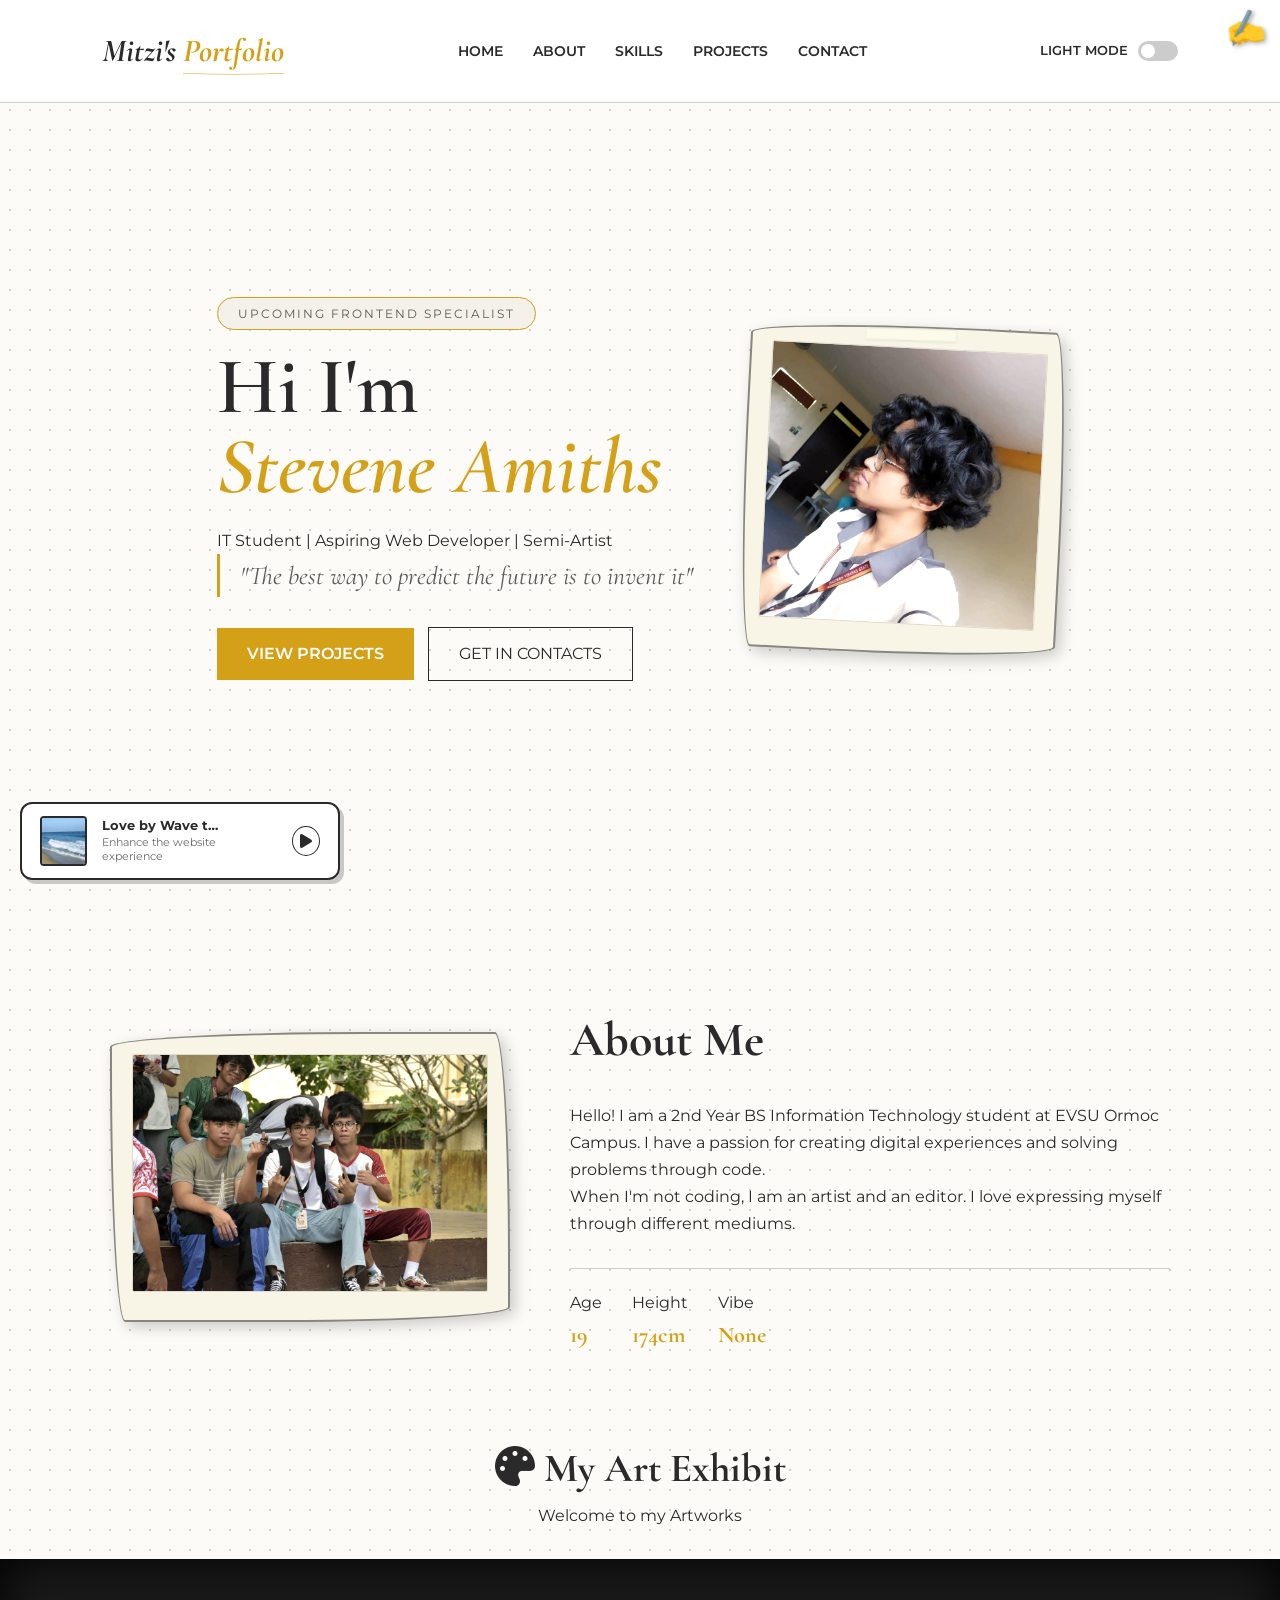
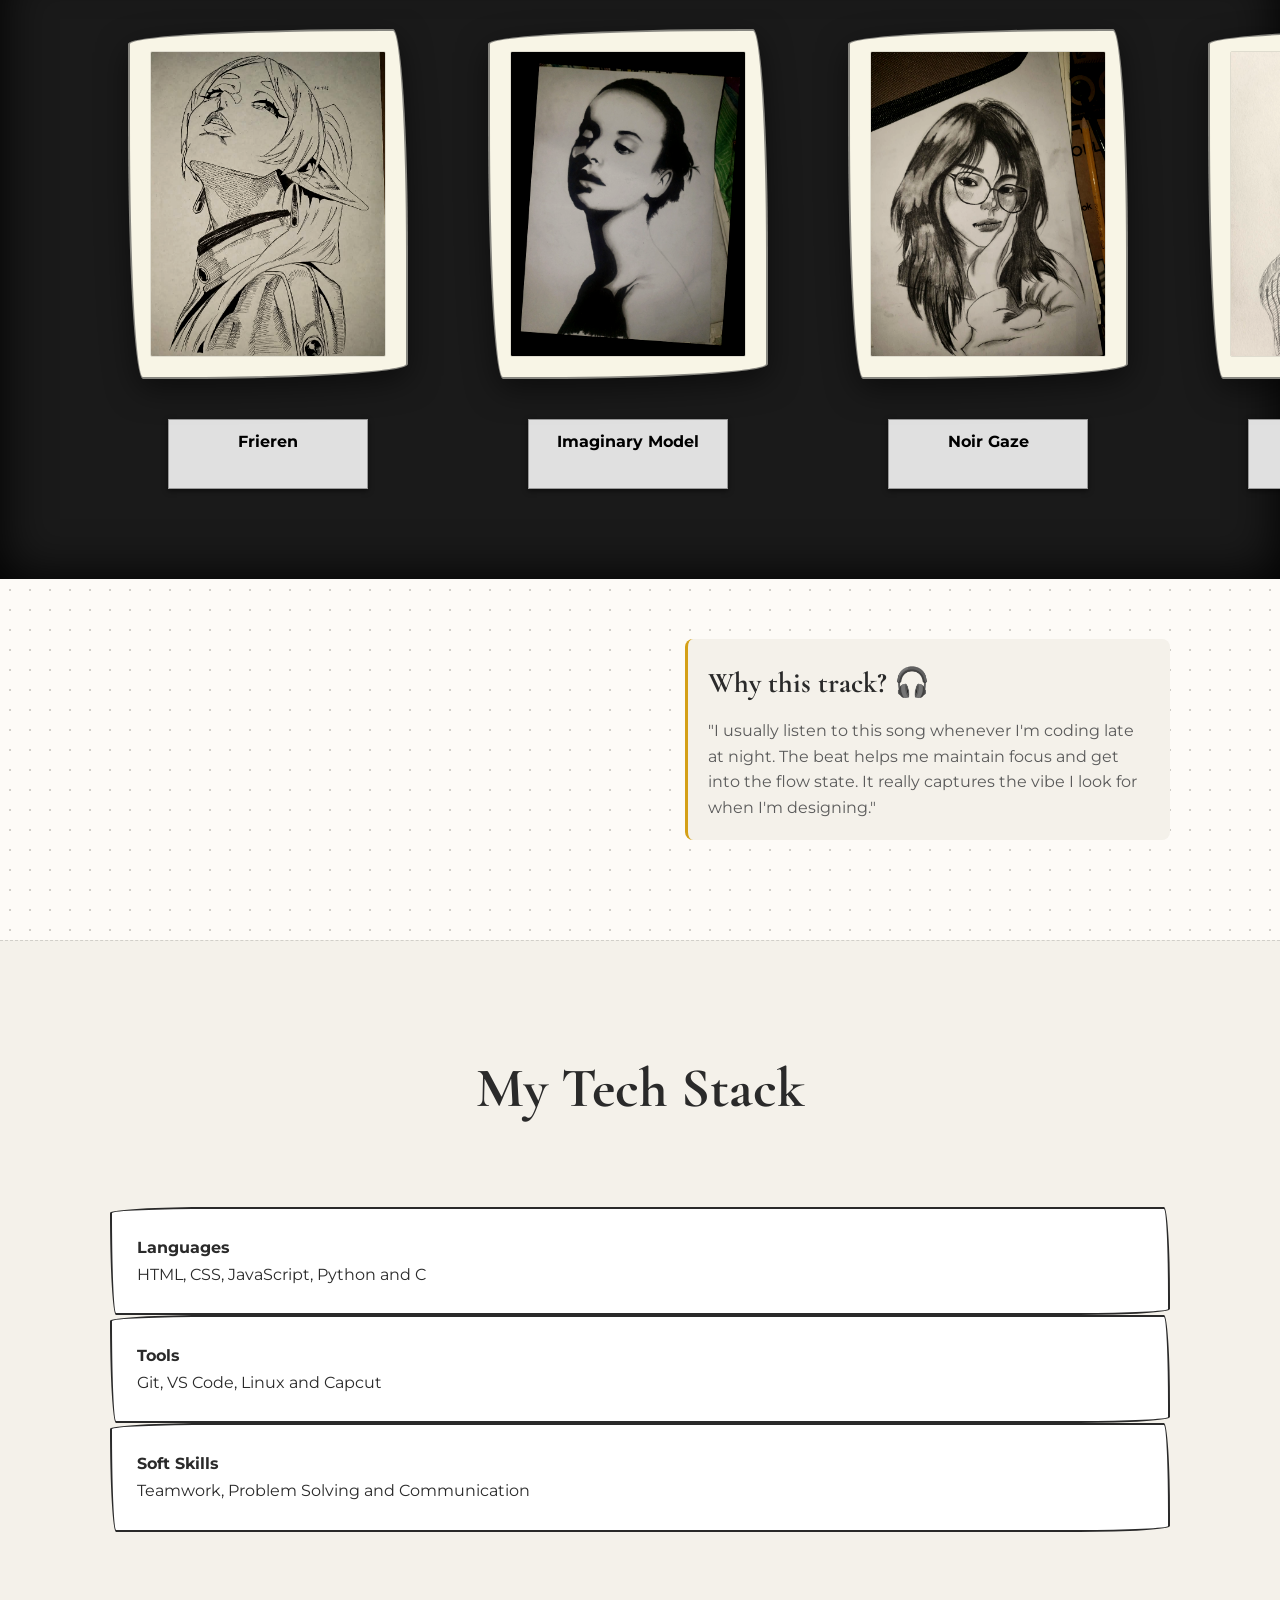
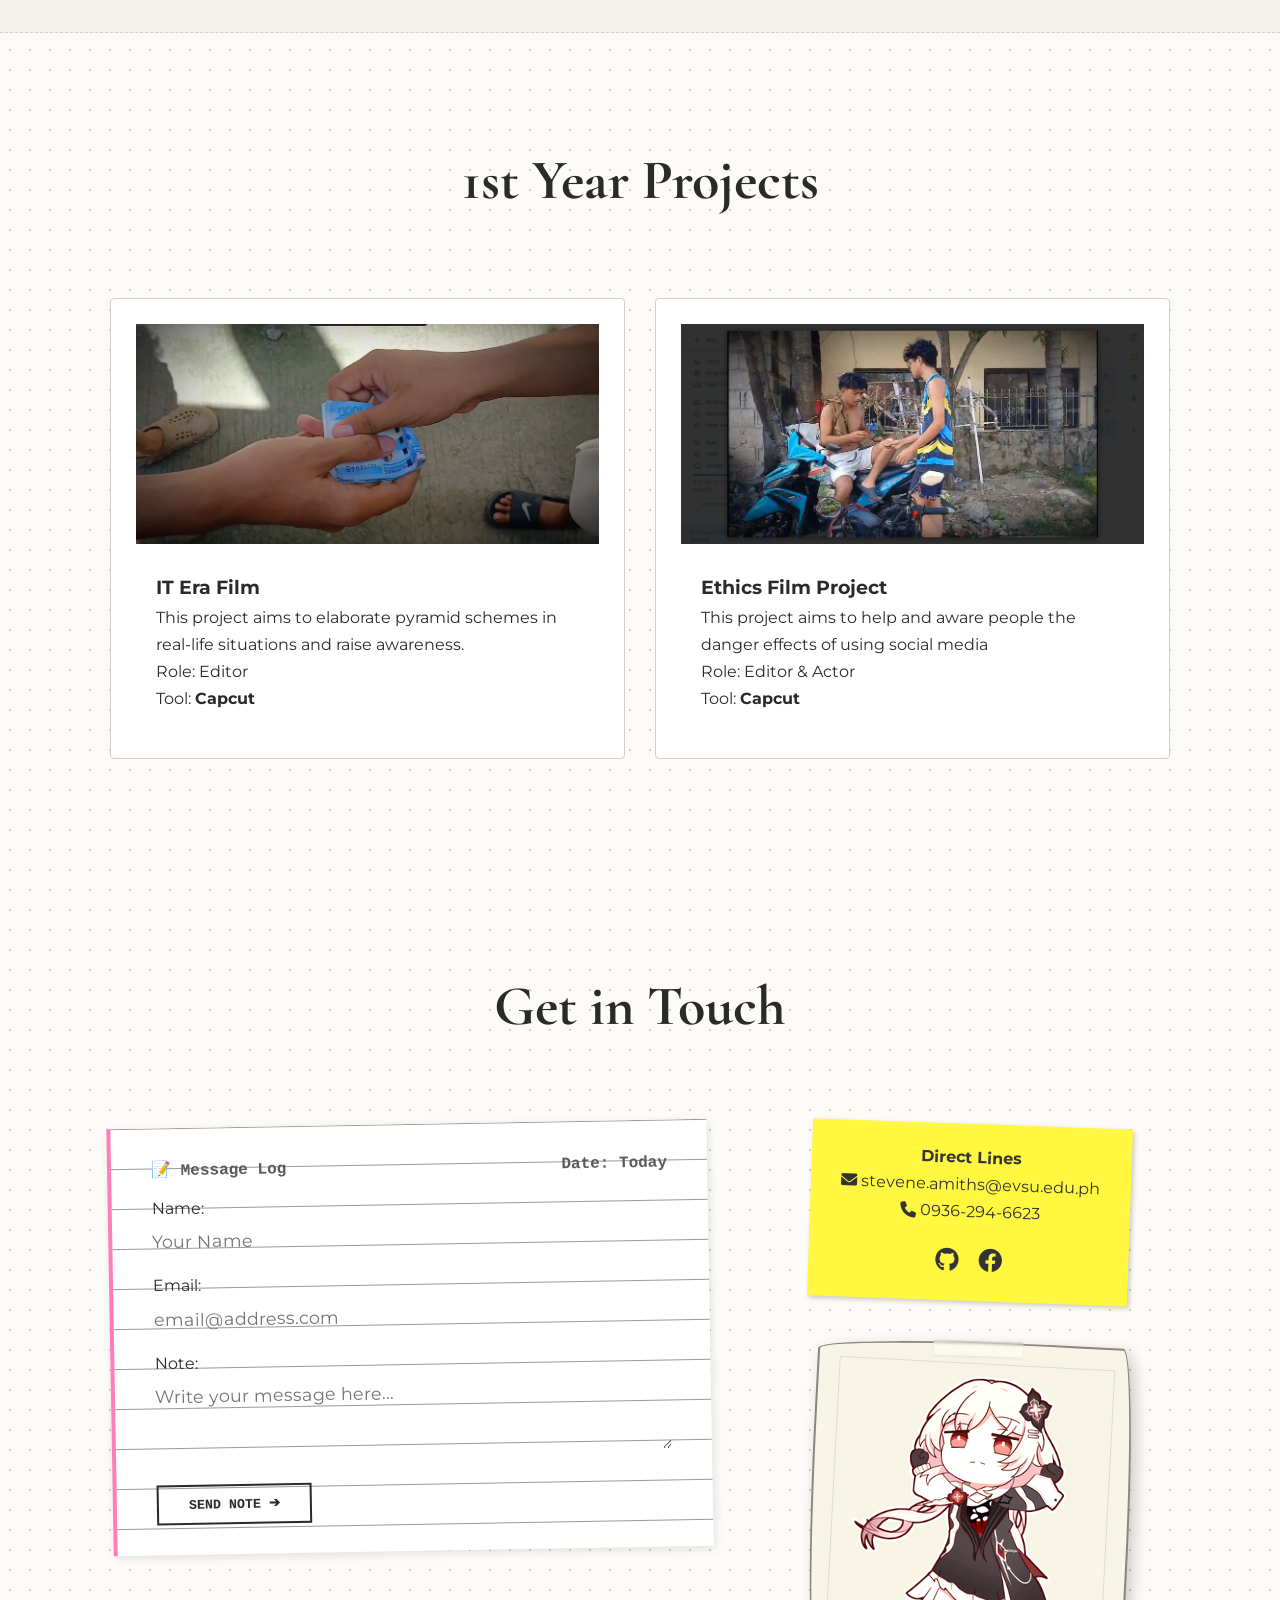
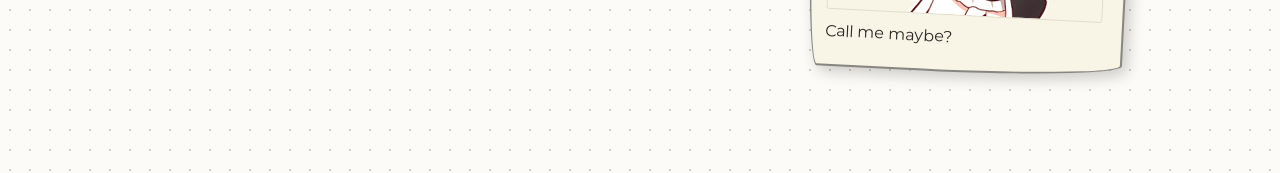
<file: index.html>
<!DOCTYPE html>
<html lang="en">
<head>
    <meta charset="UTF-8">
    <meta name="viewport" content="width=device-width, initial-scale=1.0">
    <title>Stevene Amiths | Web Portfolio</title>
    <link href="https://fonts.googleapis.com/css2?family=Cormorant+Garamond:ital,wght@0,600;0,700;1,500&family=Montserrat:wght@300;400;600&display=swap" rel="stylesheet">
    <link rel="stylesheet" href="https://cdnjs.cloudflare.com/ajax/libs/font-awesome/6.0.0/css/all.min.css">
    <link rel="stylesheet" href="yeah.css">
</head>
<body>

<div id="pencil-tracker">
    <div class="pencil-hand">✍️</div> 
</div>

<div class="texture-overlay"></div>

<audio id="bgm" loop>
    <source src="love.mp3" type="audio/mpeg">
</audio>

<div class="music-widget">
    <div class="album-cover">
        <img src="sea.gif" alt="Wave to Earth Album Art">
    </div>
    <div class="track-info">
        <span class="track-name">Love by Wave to Earth</span>
        <span class="artist-name">Enhance the website experience</span>
        <div class="visualizer">
            <div class="bar"></div><div class="bar"></div><div class="bar"></div><div class="bar"></div>
        </div>
    </div>
    <button id="bgm-btn" class="btn-control"><i class="fas fa-play"></i></button>
</div>

<nav class="navbar">
    <div class="logo">Mitzi's <span class="scribble-underline">Portfolio</span></div>
    
    <ul class="nav-links" id="nav-menu">
        <li><a href="#home">Home</a></li>
        <li><a href="#about">About</a></li>
        <li><a href="#skills">Skills</a></li>
        <li><a href="#projects">Projects</a></li>
        <li><a href="#contact">Contact</a></li>
    </ul>

    <div style="display: flex; align-items: center; gap: 15px;">
        <div class="mode-toggle">
            <span id="mode-label">Light Mode</span>
            <label class="switch">
                <input type="checkbox" id="theme-checkbox">
                <span class="slider round"></span>
            </label>
        </div>
        <div id="mobile-menu" style="display: none; cursor: pointer; font-size: 1.5rem; color: var(--text);">
            <i class="fas fa-bars"></i>
        </div>
    </div>
</nav>

<header id="home" class="hero reveal">
    <div class="container hero-flex">
        <div class="hero-text">
            <span class="badge">Upcoming Frontend Specialist</span>
            <h1>Hi I'm <br><span class="highlight italic">Stevene Amiths</span></h1>
            <p class="tagline">IT Student | Aspiring Web Developer | Semi-Artist</p>
            <p class="quote">"The best way to predict the future is to invent it"</p>
            <div class="hero-cta">
                <a href="#projects" class="btn-primary">View Projects</a>
                <a href="#contact" class="btn-secondary">Get in Contacts</a>
            </div>
        </div>
        <div class="hero-img">
            <div class="img-frame polaroid-tilt">
                <img src="amiths.jpg" alt="Stevene Amiths">
                <div class="tape-top"></div>
            </div>
        </div>
    </div>
</header>

<section id="about" class="section reveal">
    <div class="container">
        
        <div class="about-content-wrapper">
            <div class="about-image">
                <div class="sketch-border">
                    <img src="ha.jpg" alt="About Me">
                </div>
            </div>
            <div class="about-text">
                <h2 class="section-title-left">About Me</h2>
                <p>Hello! I am a 2nd Year BS Information Technology student at EVSU Ormoc Campus. I have a passion for creating digital experiences and solving problems through code.</p>
                <p>When I'm not coding, I am an artist and an editor. I love expressing myself through different mediums.</p>
                
                <div class="mini-stats">
                    <div class="stat">
                        <span>Age</span>
                        <strong>19</strong>
                    </div>
                    <div class="stat">
                        <span>Height</span>
                        <strong>174cm</strong>
                    </div>
                    <div class="stat">
                        <span>Vibe</span>
                        <strong>None</strong>
                    </div>
                </div>
            </div>
        </div>
        
        <div class="exhibit-header reveal">
            <h3><i class="fas fa-palette"></i> My Art Exhibit</h3>
            <p>Welcome to my Artworks</p>
        </div>

        <div class="museum-dark-room">
            <div class="gallery-wall-scroll">
                
                <div class="museum-item reveal">
                    <div class="art-frame gold">
                        <img src="freiren.jpg" alt="Frieren">
                        <div class="glare"></div>
                    </div>
                    <div class="plaque">
                        <h4>Frieren</h4>
                        <div class="plaque-details">
                            <span class="medium">Digital • 2024</span>
                            <p class="art-desc">A study of eternity and melancholy. Capturing the quiet contemplation.</p>
                        </div>
                    </div>
                </div>

                <div class="museum-item reveal">
                    <div class="art-frame wood">
                        <img src="2.jpg" alt="Imaginary Model">
                        <div class="glare"></div>
                    </div>
                    <div class="plaque">
                        <h4>Imaginary Model</h4>
                        <div class="plaque-details">
                            <span class="medium">Charcoal Style • 2024</span>
                            <p class="art-desc">An exploration of facial structure and shadow born purely from imagination.</p>
                        </div>
                    </div>
                </div>

                <div class="museum-item reveal">
                    <div class="art-frame black">
                        <img src="3.jpg" alt="Model 3">
                        <div class="glare"></div>
                    </div>
                    <div class="plaque">
                        <h4>Noir Gaze</h4>
                        <div class="plaque-details">
                            <span class="medium">Ink & Digital • 2023</span>
                            <p class="art-desc">High contrast study focusing on the intensity of the eyes.</p>
                        </div>
                    </div>
                </div>

                <div class="museum-item reveal">
                    <div class="art-frame white">
                        <img src="4.jpg" alt="Ada Wong">
                        <div class="glare"></div>
                    </div>
                    <div class="plaque">
                        <h4>Ada Wong</h4>
                        <div class="plaque-details">
                            <span class="medium">Fan Art • Resident Evil</span>
                            <p class="art-desc">The spy in the red dress. Focusing on enigmatic expression.</p>
                        </div>
                    </div>
                </div>

                <div class="museum-item reveal">
                    <div class="art-frame white">
                        <img src="5.jpg" alt="Jinu Fan Art">
                        <div class="glare"></div>
                    </div>
                    <div class="plaque">
                        <h4>Jinu (Demon Hunter)</h4>
                        <div class="plaque-details">
                            <span class="medium">Concept Art • 2024</span>
                            <p class="art-desc">Reimagining Kpop idols as supernatural hunters with detailed weaponry.</p>
                        </div>
                    </div>
                </div>

                <div class="museum-item reveal">
                    <div class="art-frame white">
                        <img src="6.jpg" alt="Rumi Fan Art">
                        <div class="glare"></div>
                    </div>
                    <div class="plaque">
                        <h4>Rumi (The Scout)</h4>
                        <div class="plaque-details">
                            <span class="medium">Concept Art • 2024</span>
                            <p class="art-desc">Partner piece to Jinu. Designed with speed and agility in mind.</p>
                        </div>
                    </div>
                </div>
                
                <div class="museum-item reveal">
                    <div class="art-frame white">
                        <img src="7.jpg" alt="Void Cat">
                        <div class="glare"></div>
                    </div>
                    <div class="plaque">
                        <h4>The Void Cat</h4>
                        <div class="plaque-details">
                            <span class="medium">Surrealism • 2023</span>
                            <p class="art-desc">When you stare into the abyss, sometimes it meows.</p>
                        </div>
                    </div>
                </div>

                <div class="museum-item reveal">
                    <div class="art-frame white">
                        <img src="8.jpg" alt="Soul Eye">
                        <div class="glare"></div>
                    </div>
                    <div class="plaque">
                        <h4>Soul Window</h4>
                        <div class="plaque-details">
                            <span class="medium">Hyper-realism • 2023</span>
                            <p class="art-desc">A detailed iris study rendered in grayscale.</p>
                        </div>
                    </div>
                </div>

                <div class="museum-item reveal">
                    <div class="art-frame white">
                        <img src="9.jpg" alt="84 Cosplayer">
                        <div class="glare"></div>
                    </div>
                    <div class="plaque">
                        <h4>Project 84</h4>
                        <div class="plaque-details">
                            <span class="medium">Sketch • 2024</span>
                            <p class="art-desc">Capturing the motion and fabric physics of a cosplayer.</p>
                        </div>
                    </div>
                </div>

                <div class="museum-item reveal">
                    <div class="art-frame white">
                        <img src="10.jpg" alt="84 Cosplayer">
                        <div class="glare"></div>
                    </div>
                    <div class="plaque">
                        <h4>Manwha Fan Art</h4>
                        <div class="plaque-details">
                            <span class="medium">Sketch by Stevene A.</span>
                            <p class="art-desc">Capturing the motion and fabric physics of a cosplayer.</p>
                        </div>
                    </div>
                </div>

            </div>
            <div class="spotlight-effect"></div>
        </div>

        <div class="music-interest-wrapper reveal" style="margin-top: 60px; display: flex; gap: 40px; align-items: center; flex-wrap: wrap;">
            
            <div class="spotify-frame" style="flex: 1 1 300px;">
                <div class="tape-corner"></div>
                <iframe style="border-radius:12px" src="https://open.spotify.com/embed/track/0FTmksd2dxiE5e3rWyJXs6" width="100%" height="152" frameborder="0" allow="autoplay; clipboard-write; encrypted-media; fullscreen; picture-in-picture" loading="lazy"></iframe>
            </div>

            <div class="song-details" style="flex: 1 1 250px; background: var(--bg-alt); padding: 20px; border-radius: 8px; border-left: 3px solid var(--accent);">
                <h4 style="font-family: var(--font-header); font-size: 1.8rem; margin-bottom: 10px; color: var(--text);">Why this track? 🎧</h4>
                <p style="font-size: 1rem; color: var(--text-muted); line-height: 1.6;">
                    "I usually listen to this song whenever I'm coding late at night. The beat helps me maintain focus and get into the flow state. It really captures the vibe I look for when I'm designing."
                </p>
            </div>

        </div>

    </div>
</section>

<section id="skills" class="section alt-bg reveal">
    <div class="container">
        <h2 class="section-title">My Tech Stack</h2>
        <div class="skills-wrapper">
            <div class="skill-box drawn-border">
                <h4>Languages</h4>
                <p>HTML, CSS, JavaScript, Python and C</p>
            </div>
            <div class="skill-box drawn-border">
                <h4>Tools</h4>
                <p>Git, VS Code, Linux and Capcut</p>
            </div>
            <div class="skill-box drawn-border">
                <h4>Soft Skills</h4>
                <p>Teamwork, Problem Solving and Communication</p>
            </div>
        </div>
    </div>
</section>

<section id="projects" class="section reveal">
    <div class="container">
        <h2 class="section-title">1st Year Projects</h2>
        <div class="project-grid">
            <div class="project-card">
                <div class="project-thumb">
                    <img src="film.png" alt="IT Era Film">
                </div>
                <div class="project-content">
                    <h3>IT Era Film</h3>
                    <p>This project aims to elaborate pyramid schemes in real-life situations and raise awareness.</p>
                    <div class="tags">
                        <span>Role: Editor</span>
                        <span><p>Tool: <b>Capcut</b></p></span>
                    </div>
                </div>
            </div>
            <div class="project-card">
                <div class="project-thumb">
                    <img src="felm.png" alt="Student Tracker">
                </div>
                <div class="project-content">
                    <h3>Ethics Film Project</h3>
                    <p>This project aims to help and aware people the danger effects of using social media</p>
                    <span>Role: Editor & Actor</span>
                    <span><p>Tool: <b>Capcut</b></p></span>
                </div>
            </div>
        </div>
    </div>
</section>

<section id="contact" class="section reveal">
    <div class="container">
        <h2 class="section-title">Get in Touch</h2>
        
        <div class="contact-wrapper">
            
            <div class="contact-paper-container">
                <div class="paper-clip"></div> <form action="https://formspree.io/f/meejyrab" method="POST" class="lined-paper-form">
                    <div class="paper-header">
                        <span>📝 Message Log</span>
                        <span class="date-stamp">Date: Today</span>
                    </div>
                    
                    <div class="form-group">
                        <label>Name:</label>
                        <input type="text" name="name" placeholder="Your Name" required>
                    </div>

                    <div class="form-group">
                        <label>Email:</label>
                        <input type="email" name="_replyto" placeholder="email@address.com" required>
                    </div>

                    <div class="form-group full-height">
                        <label>Note:</label>
                        <textarea name="message" placeholder="Write your message here..." required></textarea>
                    </div>

                    <button type="submit" class="btn-sketch-send">Send Note ➔</button>
                </form>
            </div>

            <div class="contact-info-side">
                <div class="sticky-note">
                    <h4>Direct Lines</h4>
                    <p><i class="fas fa-envelope"></i> stevene.amiths@evsu.edu.ph</p>
                    <p><i class="fas fa-phone"></i> 0936-294-6623</p>
                    <div class="social-icons">
                        <a href="https://github.com/Stevene4246" target="_blank"><i class="fab fa-github"></i></a>
                        <a href="https://www.facebook.com/stevene.amiths" target="_blank"><i class="fab fa-facebook"></i></a>
                    </div>
                </div>

                <div class="img-frame polaroid-tilt small">
                    <img src="anime.gif" alt="Stevene Amiths">
                    <div class="tape-top"></div>
                    <div class="handwritten-caption">Call me maybe?</div>
                </div>
            </div>

        </div>
    </div>
</section>

<script src="mine.js"></script>

<script>
document.addEventListener('DOMContentLoaded', () => {

    const reveals = document.querySelectorAll('.reveal');
    const revealOnScroll = () => {
        const windowHeight = window.innerHeight;
        const elementVisible = 100;
        
        reveals.forEach((reveal) => {
            const elementTop = reveal.getBoundingClientRect().top;
            if (elementTop < windowHeight - elementVisible) {
                reveal.classList.add('active');
            }
        });
    };
    window.addEventListener('scroll', revealOnScroll);
    revealOnScroll();

    const pencilTracker = document.getElementById('pencil-tracker');
    if (pencilTracker) {
        window.addEventListener('scroll', () => {
            const scrollTop = window.scrollY;
            const docHeight = document.body.scrollHeight - window.innerHeight;
            const scrollPercent = (scrollTop / docHeight) * 100;
            const trackerPosition = (scrollPercent * 0.9); 
            pencilTracker.style.top = trackerPosition + "%";
        });
    }

    const bgm = document.getElementById("bgm");
    const btn = document.getElementById("bgm-btn");
    const widget = document.querySelector(".music-widget");
    const icon = btn.querySelector("i");

    if(btn && bgm){
        bgm.volume = 0.4; 
        
        btn.addEventListener("click", () => {
            if (bgm.paused) {
                bgm.play();
                widget.classList.add("playing");
                icon.classList.remove("fa-play");
                icon.classList.add("fa-pause");
            } else {
                bgm.pause();
                widget.classList.remove("playing");
                icon.classList.remove("fa-pause");
                icon.classList.add("fa-play");
            }
        });
    }

    const menuBtn = document.getElementById('mobile-menu');
    const navMenu = document.getElementById('nav-menu');
    if (menuBtn) {
        menuBtn.addEventListener('click', () => {
            navMenu.classList.toggle('active');
        });
    }

    const checkbox = document.getElementById('theme-checkbox');
    const modeLabel = document.getElementById('mode-label');
    const root = document.documentElement;
    const savedTheme = localStorage.getItem('theme');
    
    if (savedTheme === 'dark') {
        root.setAttribute('data-theme', 'dark');
        if(checkbox) checkbox.checked = true;
        if(modeLabel) modeLabel.textContent = "Night Mode";
    }

    if(checkbox) {
        checkbox.addEventListener('change', function() {
            if (this.checked) {
                root.setAttribute('data-theme', 'dark');
                localStorage.setItem('theme', 'dark');
                if(modeLabel) modeLabel.textContent = "Night Mode";
            } else {
                root.setAttribute('data-theme', 'light');
                localStorage.setItem('theme', 'light');
                if(modeLabel) modeLabel.textContent = "Light Mode";
            }
        });
    }
});
</script>

</body>
</html>
</file>
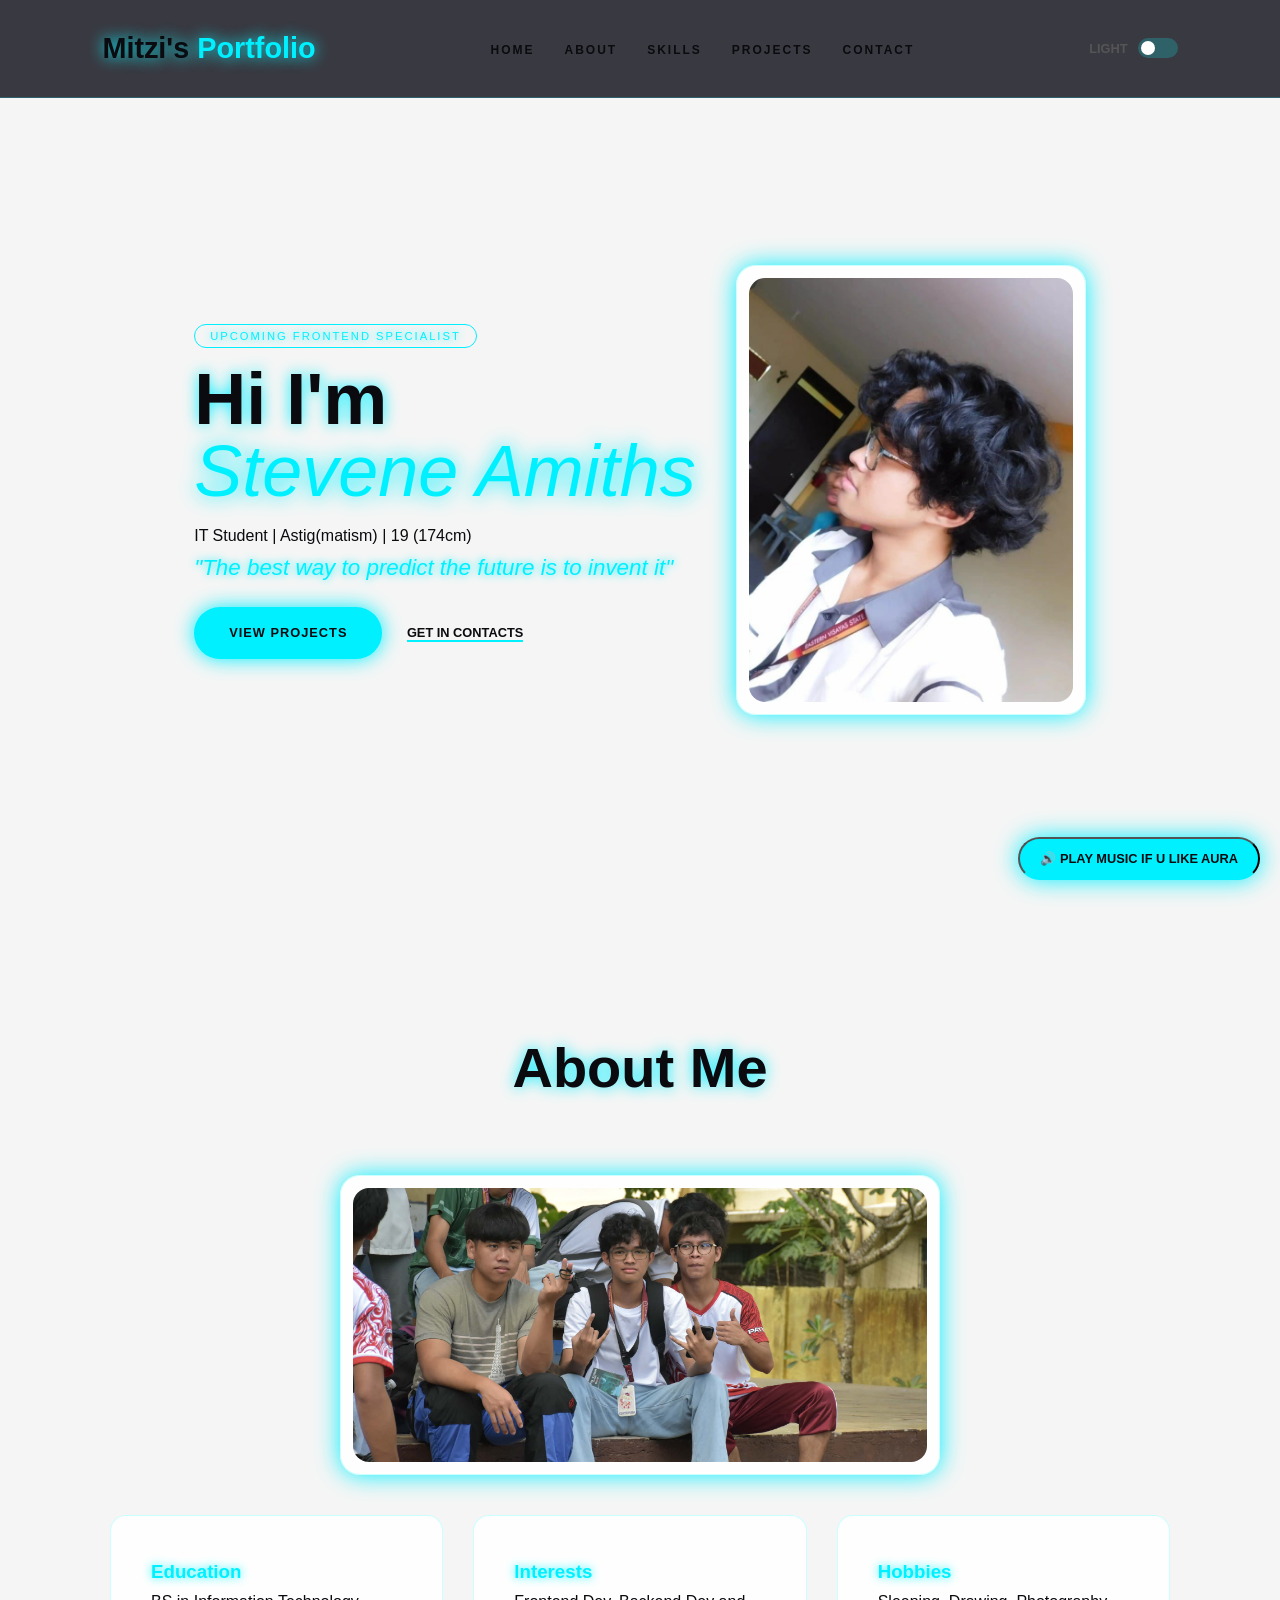
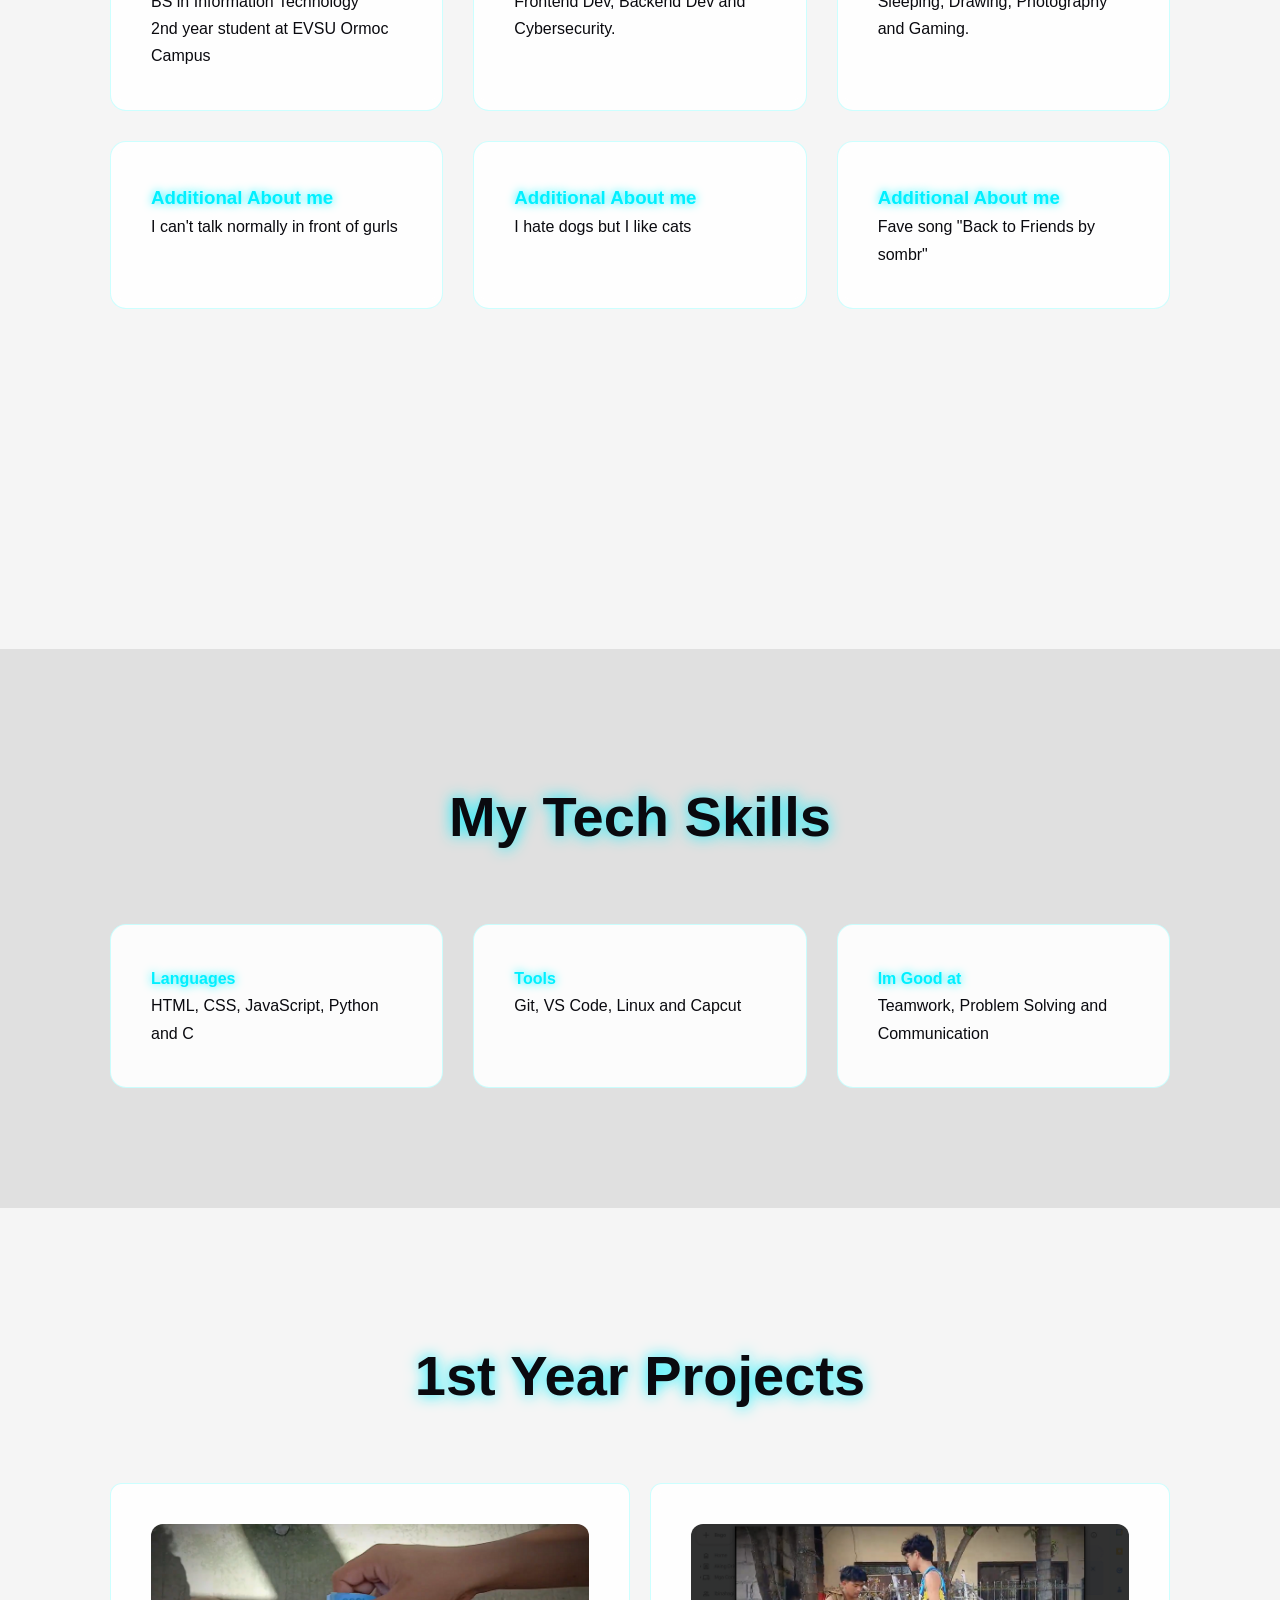
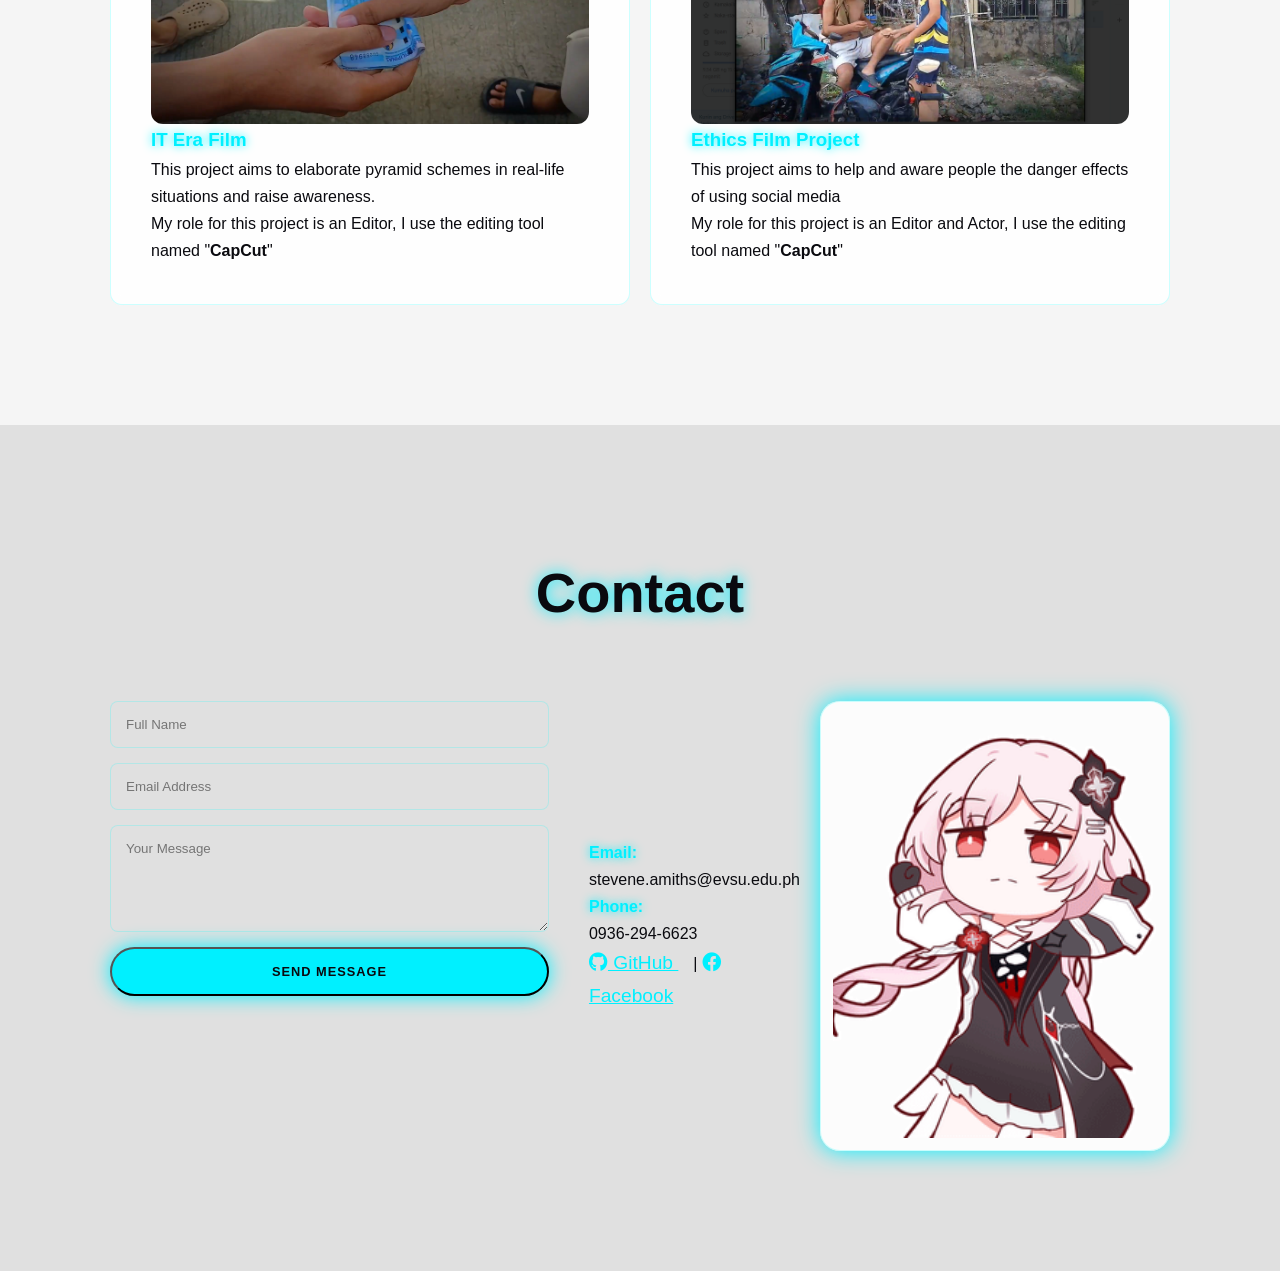
<file: amiths.html>
<!DOCTYPE html>
<html lang="en">
<head>
    <meta charset="UTF-8">
    <meta name="viewport" content="width=device-width, initial-scale=1.0">
    <title>Stevene Amiths Web Portfolio</title>
    <link href="https://fonts.googleapis.com/css2?family=Cormorant+Garamond:ital,wght@0,600;0,700;1,500&family=Montserrat:wght@300;400;600&display=swap" rel="stylesheet">
    <link rel="stylesheet" href="https://cdnjs.cloudflare.com/ajax/libs/font-awesome/6.0.0/css/all.min.css">
    <link rel="stylesheet" href="style.css">
</head>
<body>

<audio id="bgm" loop>
    <source src="Pocket Rocket.mp3" type="audio/mpeg">
</audio>

<button id="bgm-btn" class="btn-secondary">🔊 Play Music if u like aura</button>

<nav class="navbar">
    <div class="logo">Mitzi's <span>Portfolio</span></div>
    <ul class="nav-links">
        <li><a href="#home">Home</a></li>
        <li><a href="#about">About</a></li>
        <li><a href="#skills">Skills</a></li>
        <li><a href="#projects">Projects</a></li>
        <li><a href="#contact">Contact</a></li>
    </ul>
    <div class="mode-toggle">
        <span id="mode-label">Light</span>
        <label class="switch">
            <input type="checkbox" id="theme-checkbox">
            <span class="slider round"></span>
        </label>
    </div>
</nav>

<header id="home" class="hero">
    <div class="container hero-flex">
        <div class="hero-text">
            <span class="badge">Upcoming Frontend Specialist</span>
            <h1>Hi I'm <br><span class="highlight italic">Stevene Amiths</span></h1>
            <p class="tagline">IT Student | Astig(matism) | 19 (174cm)</p>
            <p class="quote">"The best way to predict the future is to invent it"</p>
            <div class="hero-cta">
                <a href="#projects" class="btn-primary">View Projects</a>
                <a href="#contact" class="btn-secondary">Get in Contacts</a>
            </div>
        </div>
        <div class="hero-img">
            <div class="img-frame">
                <img src="amiths.jpg" alt="Stevene Amiths">
            </div>
        </div>
    </div>
</header>

<section id="about" class="section">
    <div class="container">
        <h2 class="section-title">About Me</h2>
        <div class="hero-img">
            <div class="img-frame">
                <img src="ha.jpg" alt="Stevene Amiths">
            </div>
        </div>
        <div class="about-grid">
            <div class="card">
                <h3>Education</h3>
                <p>BS in Information Technology<br>2nd year student at EVSU Ormoc Campus</p>
            </div>
            <div class="card">
                <h3>Interests</h3>
                <p>Frontend Dev, Backend Dev and Cybersecurity.</p>
            </div>
            <div class="card">
                <h3>Hobbies</h3>
                <p>Sleeping, Drawing, Photography and Gaming.</p>
            </div>
            <div class="card">
                <h3>Additional About me</h3>
                <p>I can't talk normally in front of gurls</p>
            </div>
            <div class="card">
                <h3>Additional About me</h3>
                <p>I hate dogs but I like cats</p>
            </div>
            <div class="card">
                <h3>Additional About me</h3>
                <p>Fave song "Back to Friends by sombr"</p>
            </div>
        </div>
        <div style="margin-top: 60px; max-width: 600px; margin-left: auto; margin-right: auto;">
            <iframe
                style="border-radius:12px"
                src="https://open.spotify.com/embed/track/0FTmksd2dxiE5e3rWyJXs6"
                width="100%"
                height="152"
                frameborder="0"
                allow="autoplay; clipboard-write; encrypted-media; fullscreen; picture-in-picture"
                loading="lazy">
            </iframe>
        </div>
    </div>
</section>

<section id="skills" class="section alt-bg">
    <div class="container">
        <h2 class="section-title">My Tech Skills</h2>
        <div class="skills-wrapper">
            <div class="skill-box">
                <h4>Languages</h4>
                <p>HTML, CSS, JavaScript, Python and C</p>
            </div>
            <div class="skill-box">
                <h4>Tools</h4>
                <p>Git, VS Code, Linux and Capcut</p>
            </div>
            <div class="skill-box">
                <h4>Im Good at</h4>
                <p>Teamwork, Problem Solving and Communication</p>
            </div>
        </div>
    </div>
</section>

<section id="projects" class="section">
    <div class="container">
        <h2 class="section-title">1st Year Projects</h2>
        <div class="project-grid">
            <div class="project-card">
                <div class="project-thumb">
                    <img src="film.png" alt="IT Era Film">
                </div>
                <div class="project-content">
                    <h3>IT Era Film</h3>
                    <p>This project aims to elaborate pyramid schemes in real-life situations and raise awareness.</p>
                    <div class="tags">
                        <span>My role for this project is an Editor, I use the editing tool named </span>
                        <span>"<b>CapCut</b>"</span>
                    </div>
                </div>
            </div>
            <div class="project-card">
                <div class="project-thumb">
                    <img src="felm.png" alt="Student Tracker">
                </div>
                <div class="project-content">
                    <h3>Ethics Film Project</h3>
                    <p>This project aims to help and aware people the danger effects of using social media</p>
                    <div class="tags"><span>My role for this project is an Editor and Actor, I use the editing tool named </span>
                        <span>"<b>CapCut</b>"</span></div>
                </div>
            </div>
        </div>
    </div>
</section>

<section id="contact" class="section alt-bg">
    <div class="container">
        <h2 class="section-title">Contact</h2>
        <div class="contact-grid">
            <form action="https://formspree.io/f/meejyrab" method="POST" class="contact-form">
                <input type="text" name="name" placeholder="Full Name" required>
                <input type="email" name="_replyto" placeholder="Email Address" required>
                <textarea name="message" placeholder="Your Message" rows="5" required></textarea>
                <button type="submit" class="btn-primary">Send Message</button>
            </form>

            <div class="contact-info-wrapper">
                <div class="contact-info">
                    <p><strong>Email:</strong><br> stevene.amiths@evsu.edu.ph</p>
                    <p><strong>Phone:</strong><br> 0936-294-6623</p>
                    <div class="social-links">
                        <a href="https://github.com/Stevene4246" target="_blank">
                            <i class="fab fa-github"></i> GitHub
                        </a>
                        <span class="separator">|</span>
                        <a href="https://www.facebook.com/stevene.amiths" target="_blank">
                            <i class="fab fa-facebook"></i> Facebook
                        </a>
                    </div>
                </div>

                <div class="contact-img">
                    <div class="img-frame">
                        <img src="anime.gif" alt="Stevene Amiths">
                    </div>
                </div>
            </div>
        </div>
    </div>
</section>

<script src="mine.js"></script>

<script>
const bgm = document.getElementById("bgm");
const btn = document.getElementById("bgm-btn");

btn.addEventListener("click", () => {
    if (bgm.paused) {
        bgm.play();
        btn.textContent = "🔇 Pause Music if u dont like aura";
    } else {
        bgm.pause();
        btn.textContent = "🔊 Play Music if u want aura";
    }
});
</script>

</body>
</html>
</file>
<file: yeah.css>
:root {
    --bg: #fdfbf7; 
    --bg-alt: #f4f1ea;
    --text: #2a2a2a;
    --text-muted: #5a5a5a;
    --accent: #d4a017;
    --spotify-green: #1DB954;
    --card-bg: #ffffff;
    --border-color: #d1cfc9;
    --paper-color: #f8f5e6;
    --font-header: 'Cormorant Garamond', serif;
    --font-body: 'Montserrat', sans-serif;
}

[data-theme="dark"] {
    --bg: #1e1e1e;
    --bg-alt: #252525;
    --text: #e0e0e0;
    --text-muted: #a0a0a0;
    --accent: #d4a017;
    --card-bg: #2c2c2c;
    --border-color: #444;
    --paper-color: #e0d8c3;
}

* { margin: 0; padding: 0; box-sizing: border-box; }

body {
    font-family: var(--font-body);
    color: var(--text);
    line-height: 1.7;
    transition: 0.5s;
    overflow-x: hidden;
    background-color: var(--bg);
    background-image: radial-gradient(var(--border-color) 1px, transparent 1px);
    background-size: 20px 20px;
}

.texture-overlay {
    position: fixed; top: 0; left: 0; width: 100%; height: 100%;
    pointer-events: none; z-index: 9999; opacity: 0.3;
    background-image: url("https://www.transparenttextures.com/patterns/cream-paper.png"); 
}

body::-webkit-scrollbar { width: 0; background: transparent; }

#pencil-tracker {
    position: fixed; top: 0; right: 5px; width: 40px; height: 40px;
    z-index: 99999; pointer-events: none; transition: top 0.1s linear;
}

.pencil-hand {
    font-size: 2rem; transform: rotate(-10deg);
    filter: drop-shadow(2px 2px 2px rgba(0,0,0,0.3));
    position: relative; right: 10px;
}

.container { max-width: 1100px; margin: 0 auto; padding: 0 20px; }

.navbar {
    position: fixed; 
    top: 0; 
    left: 0;
    width: 100%; 
    padding: 1.5rem 8%;
    display: flex; 
    justify-content: space-between; 
    align-items: center;
    background: rgba(255, 255, 255, 0.95);
    border-bottom: 1px solid var(--border-color);
    backdrop-filter: blur(5px); 
    z-index: 10000;
}
[data-theme="dark"] .navbar { background: rgba(30, 30, 30, 0.95); }

.logo { font-family: var(--font-header); font-size: 2rem; font-weight: 700; font-style: italic; color: var(--text); }
.scribble-underline { position: relative; color: var(--accent); }
.scribble-underline::after {
    content: ''; position: absolute; left: 0; bottom: -5px; width: 100%; height: 3px;
    background: url('data:image/svg+xml;utf8,<svg xmlns="http://www.w3.org/2000/svg" viewBox="0 0 100 10" preserveAspectRatio="none"><path d="M0 5 Q 50 10 100 5" stroke="%23d4a017" fill="none" stroke-width="2"/></svg>');
    background-size: 100% 100%;
}

.nav-links { 
    list-style: none; 
    display: flex !important;
    opacity: 1 !important;
    visibility: visible !important;
    transform: none !important;
    gap: 0; 
    margin: 0;
    padding: 0;
}

.nav-links li {
    display: block;
    opacity: 1 !important;
}

.nav-links a { 
    text-decoration: none; 
    color: var(--text); 
    margin: 0 15px; 
    font-weight: 600; 
    text-transform: uppercase; 
    font-size: 0.85rem; 
    transition: 0.3s; 
    display: block;
}
.nav-links a:hover { color: var(--accent); }

.nav-right {
    display: flex;
    align-items: center;
    gap: 15px;
}

#mobile-menu {
    display: none;
    cursor: pointer;
    font-size: 1.5rem;
    color: var(--text);
}

.mode-toggle { display: flex; align-items: center; gap: 10px; font-size: 0.8rem; font-weight: 600; text-transform: uppercase; }
.switch { position: relative; width: 40px; height: 20px; }
.switch input { opacity: 0; width: 0; height: 0; }
.slider { position: absolute; inset: 0; cursor: pointer; background-color: #ccc; border-radius: 20px; transition: 0.4s; }
.slider::before { content: ""; position: absolute; width: 14px; height: 14px; left: 3px; bottom: 3px; background: #fff; border-radius: 50%; transition: 0.4s; }
input:checked + .slider { background-color: var(--accent); }
input:checked + .slider::before { transform: translateX(20px); }

.section { padding: 100px 0; }
.alt-bg { background: var(--bg-alt); border-top: 1px dashed var(--border-color); border-bottom: 1px dashed var(--border-color); }
.section-title { font-family: var(--font-header); font-size: 3.5rem; text-align: center; margin-bottom: 70px; }

.img-frame, .about-image .sketch-border, .art-frame {
    background-color: var(--paper-color);
    background-image: url("https://www.transparenttextures.com/patterns/natural-paper.png");
    border-radius: 255px 15px 225px 15px / 15px 225px 15px 255px;
    border: 2px solid rgba(60, 60, 60, 0.6);
    box-shadow: 5px 5px 15px rgba(0,0,0,0.2);
    padding: 20px; position: relative; overflow: hidden;
}
.img-frame img, .about-image img, .art-frame img {
    width: 100%; height: 100%; object-fit: cover;
    border-radius: 2px; filter: sepia(20%) contrast(110%);
    border: 1px solid rgba(0,0,0,0.1);
}
.tape-top { 
    position: absolute; top: -12px; left: 50%; transform: translateX(-50%) rotate(-1deg); 
    width: 90px; height: 25px; 
    background: rgba(255, 255, 235, 0.5); 
    box-shadow: 0 1px 2px rgba(0,0,0,0.1); backdrop-filter: blur(1px);
}
.polaroid-tilt { width: 320px; height: auto; transform: rotate(3deg); transition: transform 0.3s ease; animation: floatPolaroid 6s ease-in-out infinite; }
.polaroid-tilt:hover { transform: rotate(0deg) scale(1.02); }
@keyframes floatPolaroid {
    0%, 100% { transform: rotate(3deg) translateY(0); }
    50% { transform: rotate(2deg) translateY(-15px); }
}

.hero { min-height: 100vh; padding-top: 80px; display: flex; align-items: center; }
.hero-flex { display: flex; align-items: center; gap: 50px; }
h1 { font-family: var(--font-header); font-size: 5rem; line-height: 1; margin: 20px 0; font-weight: 600; }
.highlight { color: var(--accent); }
.italic { font-style: italic; }
.badge { font-size: 0.75rem; letter-spacing: 2px; text-transform: uppercase; color: var(--text-muted); border: 1px solid var(--accent); padding: 8px 20px; border-radius: 50px; background: var(--bg-alt); }
.quote { font-family: var(--font-header); font-style: italic; font-size: 1.6rem; color: var(--text-muted); margin-bottom: 30px; border-left: 3px solid var(--accent); padding-left: 20px; }

.about-content-wrapper { display: grid; grid-template-columns: 1fr 1.5fr; gap: 60px; align-items: center; margin-bottom: 60px; }
.section-title-left { font-family: var(--font-header); font-size: 3rem; margin-bottom: 20px; color: var(--text); }
.mini-stats { display: flex; gap: 30px; margin-top: 30px; border-top: 1px solid var(--border-color); padding-top: 20px; }
.stat { display: flex; flex-direction: column; }
.stat strong { font-family: var(--font-header); font-size: 1.4rem; color: var(--accent); }

.project-grid { display: grid; grid-template-columns: repeat(auto-fit, minmax(300px, 1fr)); gap: 30px; }
.skill-box, .project-card { background: var(--card-bg); padding: 25px; border-radius: 4px; border: 1px solid var(--border-color); }
.skill-box.drawn-border { border: 2px solid var(--text); border-radius: 255px 15px 225px 15px / 15px 225px 15px 255px; }
.project-thumb img { width: 100%; height: 220px; object-fit: cover; }
.project-content { padding: 20px; }

.btn-primary { background: var(--accent); color: #fff; padding: 12px 30px; border: none; font-weight: 600; text-transform: uppercase; cursor: pointer; transition: 0.3s; text-decoration: none; display: inline-block; }
.btn-secondary { background: transparent; color: var(--text); padding: 12px 30px; border: 1px solid var(--text); margin-left: 10px; text-decoration: none; text-transform: uppercase; display: inline-block; }

.exhibit-header { margin-top: 80px; margin-bottom: 30px; text-align: center; }
.exhibit-header h3 { font-family: var(--font-header); font-size: 2.5rem; color: var(--text); }

.museum-dark-room {
    background-color: #1a1a1a; padding: 50px 0;
    width: 100vw; position: relative;
    left: 50%; right: 50%; margin-left: -50vw; margin-right: -50vw;
    box-shadow: inset 0 0 50px #000;
}
.gallery-wall-scroll { display: flex; overflow-x: auto; gap: 80px; padding: 20px 10%; padding-bottom: 40px; align-items: center; }
.gallery-wall-scroll::-webkit-scrollbar { height: 8px; width: 100%; background: #333; }
.gallery-wall-scroll::-webkit-scrollbar-thumb { background: var(--accent); border-radius: 10px; }

.museum-item { flex: 0 0 auto; display: flex; flex-direction: column; align-items: center; gap: 25px; transition: transform 0.3s; }
.museum-item:hover { transform: translateY(-5px); }
.art-frame { width: 280px; height: 350px; border: 2px solid rgba(60, 60, 60, 0.6); outline: none; box-shadow: 0 10px 30px rgba(0,0,0,0.5); }

.museum-item .plaque {
    width: 200px; transition: all 0.4s; overflow: hidden; height: 70px;
    background: #e0e0e0; color: #000; padding: 8px 15px; text-align: center;
    border: 1px solid #999; margin-top: 15px; box-shadow: 0 2px 5px rgba(0,0,0,0.5);
}
.museum-item:hover .plaque { height: auto; width: 240px; transform: scale(1.05); background: #fff; border-color: var(--accent); }
.plaque-details { display: none; margin-top: 10px; border-top: 1px solid #ccc; padding-top: 8px; font-size: 0.8rem; text-align: left; }
.museum-item:hover .plaque-details { display: block; animation: fadeIn 0.5s ease; }
@keyframes fadeIn { from { opacity: 0; } to { opacity: 1; } }

.contact-wrapper { display: grid; grid-template-columns: 1.5fr 1fr; gap: 60px; align-items: start; margin-top: 40px; }
.contact-paper-container {
    position: relative; background: #fff; padding: 30px 40px;
    background-image: linear-gradient(#999 1px, transparent 1px);
    background-size: 100% 2.5rem; border-left: 4px solid #ff7eb9; transform: rotate(-1deg);
    box-shadow: 2px 3px 10px rgba(0,0,0,0.1);
}
[data-theme="dark"] .contact-paper-container { background-color: #2a2a2a; background-image: linear-gradient(#555 1px, transparent 1px); border-left: 4px solid #d4a017; }
.paper-header { display: flex; justify-content: space-between; margin-bottom: 10px; font-family: 'Courier New', monospace; font-weight: bold; color: var(--text-muted); }
.lined-paper-form input, .lined-paper-form textarea {
    width: 100%; background: transparent; border: none; font-family: 'Montserrat', sans-serif;
    font-size: 1.1rem; color: var(--text); margin-bottom: 10px; outline: none; line-height: 2.5rem;
}
.btn-sketch-send { background: none; border: 2px solid var(--text); padding: 10px 30px; font-weight: 800; cursor: pointer; transition: 0.3s; color: var(--text); margin-top: 10px; text-transform: uppercase; font-family: 'Courier New', monospace; }
.btn-sketch-send:hover { background: var(--text); color: var(--bg); }

.contact-info-side { display: flex; flex-direction: column; gap: 40px; align-items: center; }
.sticky-note { background: #fff740; padding: 20px; box-shadow: 2px 2px 5px rgba(0,0,0,0.2); transform: rotate(2deg); width: 80%; text-align: center; color: #333; }
.social-icons { margin-top: 15px; font-size: 1.5rem; display: flex; justify-content: center; gap: 20px; }
.social-icons a { color: #333; transition: 0.2s; }

.music-widget {
    position: fixed; bottom: 20px; left: 20px;
    background: rgba(255, 255, 255, 0.95); border: 2px solid var(--text);
    padding: 12px 18px; border-radius: 12px; display: flex; align-items: center; gap: 15px;
    z-index: 1001; max-width: 320px; box-shadow: 4px 4px 0px rgba(0,0,0,0.2);
    transition: transform 0.3s ease;
}
[data-theme="dark"] .music-widget { background: #333; color: #fff; }

.album-cover {
    width: 50px; height: 50px; border-radius: 4px; overflow: hidden;
    border: 2px solid var(--text); position: relative;
}
.album-cover img { width: 100%; height: 100%; object-fit: cover; transition: transform 0.3s ease; }

.track-info { display: flex; flex-direction: column; font-size: 0.8rem; line-height: 1.3; min-width: 120px; }
.track-name { font-weight: 700; white-space: nowrap; overflow: hidden; text-overflow: ellipsis; max-width: 120px; }
.artist-name { font-size: 0.7rem; opacity: 0.7; }
.spotify-link { font-size: 1.2rem; color: var(--text-muted); margin-left: auto; transition: 0.2s; }
.spotify-link:hover { color: var(--spotify-green); transform: scale(1.1); }

.btn-control { background: none; border: none; font-size: 1rem; cursor: pointer; color: var(--text); margin-left: 10px; width: 30px; height: 30px; border-radius: 50%; border: 1px solid var(--text); display: flex; align-items: center; justify-content: center; }
.btn-control:hover { background: var(--text); color: var(--bg); }

.reveal { opacity: 0; transform: translateY(50px); transition: all 0.8s ease-out; }
.reveal.active { opacity: 1; transform: translateY(0); }

@media (max-width: 768px) {
    #pencil-tracker { display: none; }
    body::-webkit-scrollbar { width: 5px; background: #ccc; }

    .navbar { padding: 15px 5%; }

    #mobile-menu { display: block !important; }

    .nav-links {
        display: none !important;
        position: absolute;
        top: 100%;
        left: 0;
        width: 100%;
        background-color: var(--bg);
        border-bottom: 2px solid var(--border-color);
        flex-direction: column;
        align-items: center;
        padding: 40px 0;
        gap: 30px;
        z-index: 10000;
        box-shadow: 0 10px 15px rgba(0,0,0,0.1);
    }
    
    [data-theme="dark"] .nav-links {
        background-color: #1e1e1e;
    }

    .nav-links.active {
        display: flex !important;
    }

    .nav-links a { font-size: 1.2rem; }

    .hero-flex { flex-direction: column-reverse; text-align: center; }
    h1 { font-size: 3rem; }
    
    .about-content-wrapper { grid-template-columns: 1fr; text-align: center; }
    .contact-wrapper { grid-template-columns: 1fr; gap: 40px; }
    .contact-paper-container { border-left: none; border-top: 4px solid #ff7eb9; }
    .music-widget { bottom: 10px; left: 10px; padding: 8px 12px; max-width: 90%; }
}
</file>
<file: style.css>
:root {
    --bg: #f5f5f5;
    --bg-alt: #e0e0e0;
    --text: #0a0a0f;
    --text-muted: #555;
    --accent: #00f0ff;
    --card: rgba(255,255,255,0.9);
    --border: rgba(0,255,255,0.2);
    --font-header: 'Arial', serif;
    --font-body: 'Arial', sans-serif;
}

[data-theme="dark"] {
    --bg: #0a0a0f;
    --bg-alt: #11111a;
    --text: #e0e0e0;
    --text-muted: #9ca3af;
    --accent: #00f0ff;
    --card: rgba(255,255,255,0.05);
    --border: rgba(0,255,255,0.2);
}

* {
    margin: 0;
    padding: 0;
    box-sizing: border-box;
}

body {
    font-family: var(--font-body);
    background-color: var(--bg);
    color: var(--text);
    line-height: 1.7;
    transition: 0.5s;
}

.container {
    max-width: 1100px;
    margin: 0 auto;
    padding: 0 20px;
}

.navbar {
    position: fixed;
    top: 0;
    width: 100%;
    padding: 1.5rem 8%;
    display: flex;
    justify-content: space-between;
    align-items: center;
    background: rgba(10,10,20,0.8);
    border-bottom: 1px solid var(--border);
    backdrop-filter: blur(8px);
    z-index: 1000;
}

.logo {
    font-family: var(--font-header);
    font-size: 1.8rem;
    font-weight: 700;
    text-shadow: 0 0 15px var(--accent);
}

.logo span {
    color: var(--accent);
}

.nav-links {
    list-style: none;
    display: flex;
}

.nav-links a {
    text-decoration: none;
    color: var(--text);
    margin: 0 15px;
    font-size: 0.75rem;
    font-weight: 600;
    letter-spacing: 2px;
    text-transform: uppercase;
    transition: 0.3s;
}

.nav-links a:hover {
    color: var(--accent);
    text-shadow: 0 0 10px var(--accent);
}

.mode-toggle {
    display: flex;
    align-items: center;
    gap: 10px;
    font-size: 0.8rem;
    font-weight: 600;
    text-transform: uppercase;
    color: var(--text-muted);
}

.switch {
    position: relative;
    width: 40px;
    height: 20px;
}

.switch input {
    opacity: 0;
    width: 0;
    height: 0;
}

.slider {
    position: absolute;
    inset: 0;
    cursor: pointer;
    background-color: var(--border);
    border-radius: 20px;
    transition: 0.4s;
}

.slider::before {
    content: "";
    position: absolute;
    width: 14px;
    height: 14px;
    left: 3px;
    bottom: 3px;
    background: #fff;
    border-radius: 50%;
    transition: 0.4s;
}

input:checked + .slider {
    background-color: var(--accent);
}

input:checked + .slider::before {
    transform: translateX(20px);
}

.hero {
    height: 100vh;
    padding-top: 80px;
    display: flex;
    align-items: center;
}

.hero-flex {
    display: flex;
    align-items: center;
    gap: 40px;
}

h1 {
    font-family: var(--font-header);
    font-size: 4.5rem;
    line-height: 1;
    margin: 15px 0;
    text-shadow: 0 0 15px var(--accent);
}

.highlight {
    color: var(--accent);
    text-shadow: 0 0 20px var(--accent);
}

.italic {
    font-style: italic;
    font-weight: 400;
}

.badge {
    font-size: 0.7rem;
    letter-spacing: 2px;
    text-transform: uppercase;
    color: var(--accent);
    border: 1px solid var(--accent);
    padding: 5px 15px;
    border-radius: 50px;
    text-shadow: 0 0 10px var(--accent);
}

.quote {
    font-family: var(--font-header);
    font-style: italic;
    font-size: 1.4rem;
    color: var(--accent);
    margin-bottom: 20px;
    text-shadow: 0 0 8px var(--accent);
}

.img-frame {
    width: 350px;
    height: 450px;
    padding: 12px;
    background: var(--card);
    border: 1px solid var(--border);
    border-radius: 20px;
    box-shadow: 0 0 25px var(--accent);
}

.img-frame img {
    width: 100%;
    height: 100%;
    object-fit: cover;
    border-radius: 16px;
}

.section {
    padding: 120px 0;
}

.alt-bg {
    background: var(--bg-alt);
}

.section-title {
    font-family: var(--font-header);
    font-size: 3.5rem;
    text-align: center;
    margin-bottom: 60px;
    text-shadow: 0 0 15px var(--accent);
}

.about-grid,
.skills-wrapper,
.project-grid {
    display: grid;
    grid-template-columns: repeat(auto-fit, minmax(300px, 1fr));
    gap: 30px;
}

.card,
.skill-box,
.project-card {
    background: var(--card);
    padding: 40px;
    border: 1px solid var(--border);
    border-radius: 16px;
    backdrop-filter: blur(6px);
    transition: transform 0.3s, box-shadow 0.3s;
}

.card:hover,
.skill-box:hover,
.project-card:hover {
    transform: translateY(-10px);
    box-shadow: 0 0 30px var(--accent);
}

.skills-wrapper .skill-box h4,
.card h3,
.project-card h3 {
    color: var(--accent);
    text-shadow: 0 0 10px var(--accent);
}

.btn-primary {
    background: var(--accent);
    color: #0a0a0f;
    padding: 15px 35px;
    text-decoration: none;
    display: inline-block;
    font-size: 0.8rem;
    font-weight: 600;
    text-transform: uppercase;
    letter-spacing: 1px;
    border-radius: 50px;
    box-shadow: 0 0 20px var(--accent);
    transition: 0.3s;
}

.btn-primary:hover {
    transform: scale(1.05);
    box-shadow: 0 0 35px var(--accent);
}

.btn-secondary {
    color: var(--text);
    text-decoration: none;
    border-bottom: 2px solid var(--accent);
    font-weight: 600;
    margin-left: 20px;
    text-transform: uppercase;
    font-size: 0.8rem;
}

.project-grid {
    gap: 20px;
    margin-top: 30px;
}

.project-card {
    border-radius: 12px;
    overflow: hidden;
}

.project-thumb {
    width: 100%;
    height: 200px;
    overflow: hidden;
    border-radius: 12px;
}

.project-thumb img {
    width: 100%;
    height: 100%;
    object-fit: cover;
    transition: transform 0.3s ease;
}

.project-card:hover .project-thumb img {
    transform: scale(1.05);
}

.contact-grid {
    display: grid;
    grid-template-columns: 1fr 1fr;
    gap: 40px;
    align-items: start;
}

.contact-form {
    display: flex;
    flex-direction: column;
    gap: 15px;
}

.contact-form input,
.contact-form textarea {
    padding: 15px;
    border: 1px solid var(--border);
    background: var(--bg-alt);
    color: var(--text);
    font-family: var(--font-body);
    border-radius: 8px;
    outline: none;
    transition: 0.3s;
}

.contact-form input:focus,
.contact-form textarea:focus {
    border-color: var(--accent);
    box-shadow: 0 0 15px var(--accent);
}

.contact-info strong {
    color: var(--accent);
    text-shadow: 0 0 10px var(--accent);
}

.social-links a {
    margin-right: 15px;
    color: var(--accent);
    font-size: 1.2rem;
    transition: 0.3s;
}

.social-links a:hover {
    text-shadow: 0 0 20px var(--accent);
}

#bgm-btn {
    position: fixed;
    bottom: 20px;
    right: 20px;
    background: var(--accent);
    color: #0a0a0f;
    border-radius: 50px;
    padding: 12px 20px;
    font-weight: 700;
    box-shadow: 0 0 25px var(--accent);
    transition: 0.3s;
}

#bgm-btn:hover {
    transform: scale(1.05);
    box-shadow: 0 0 35px var(--accent);
}

.contact-info-wrapper {
    display: flex;
    flex-direction: column;
    gap: 20px;
    align-items: center;
}

.contact-info {
    text-align: center;
}

.contact-img {
    margin-top: 20px;
}

@media (min-width: 768px) {
    .contact-info-wrapper {
        flex-direction: row;
        justify-content: space-between;
        align-items: center;
    }

    .contact-info {
        text-align: left;
    }

    .contact-img {
        margin-top: 0;
    }
}

@media (max-width: 768px) {
    .nav-links {
        display: none;
    }

    .hero-flex {
        flex-direction: column-reverse;
        text-align: center;
    }

    .contact-grid {
        grid-template-columns: 1fr;
    }

    h1 {
        font-size: 3rem;
    }

    .img-frame {
        width: 280px;
        height: 350px;
        margin: 0 auto;
    }
}

#about .hero-img {
    display: flex;
    justify-content: center;
    margin-bottom: 40px;
}

#about .img-frame {
    width: 600px;
    height: 300px;
    padding: 12px;
    border-radius: 20px;
    overflow: hidden;
    box-shadow: 0 0 25px var(--accent);
}

#about .img-frame img {
    width: 100%;
    height: 100%;
    object-fit: cover;
    border-radius: 16px;
}

@media (max-width: 768px) {
    #about .img-frame {
        width: 90%;
        height: 200px;
        margin: 0 auto;
    }
}
</file>
